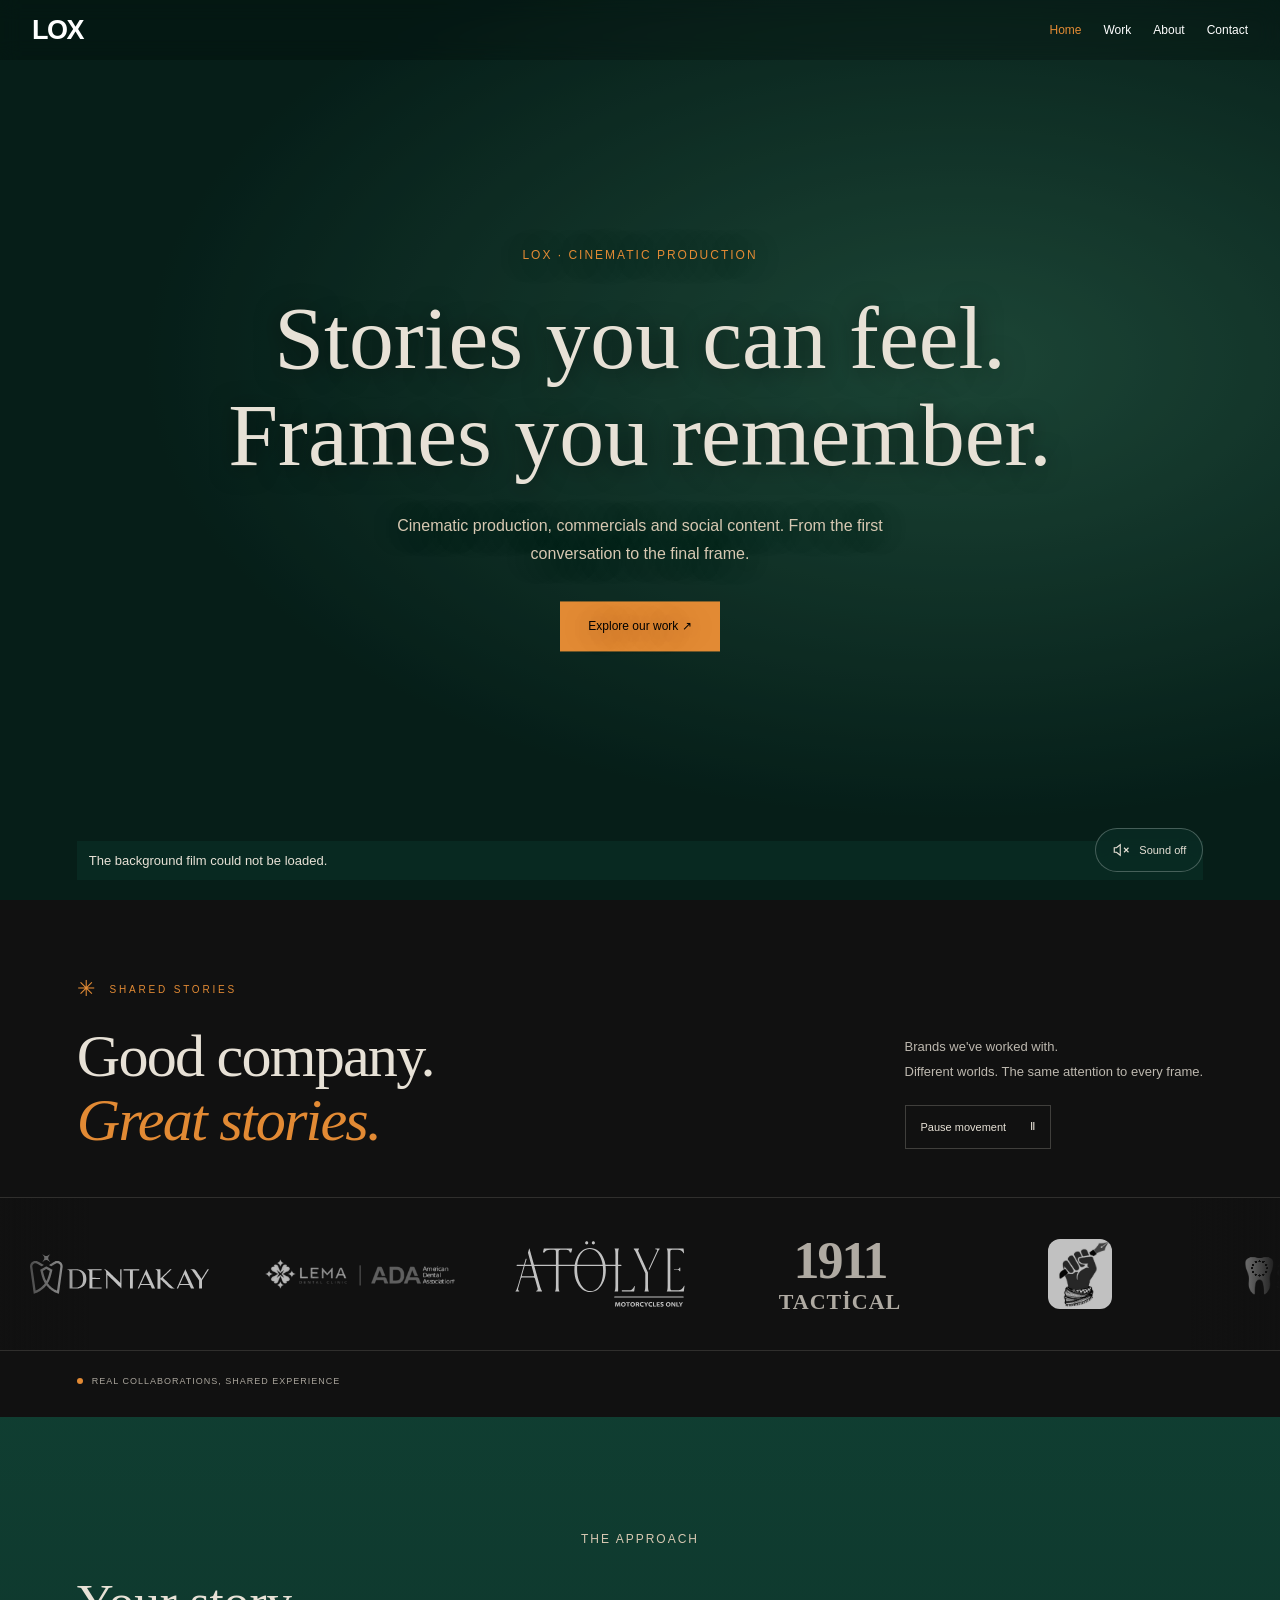
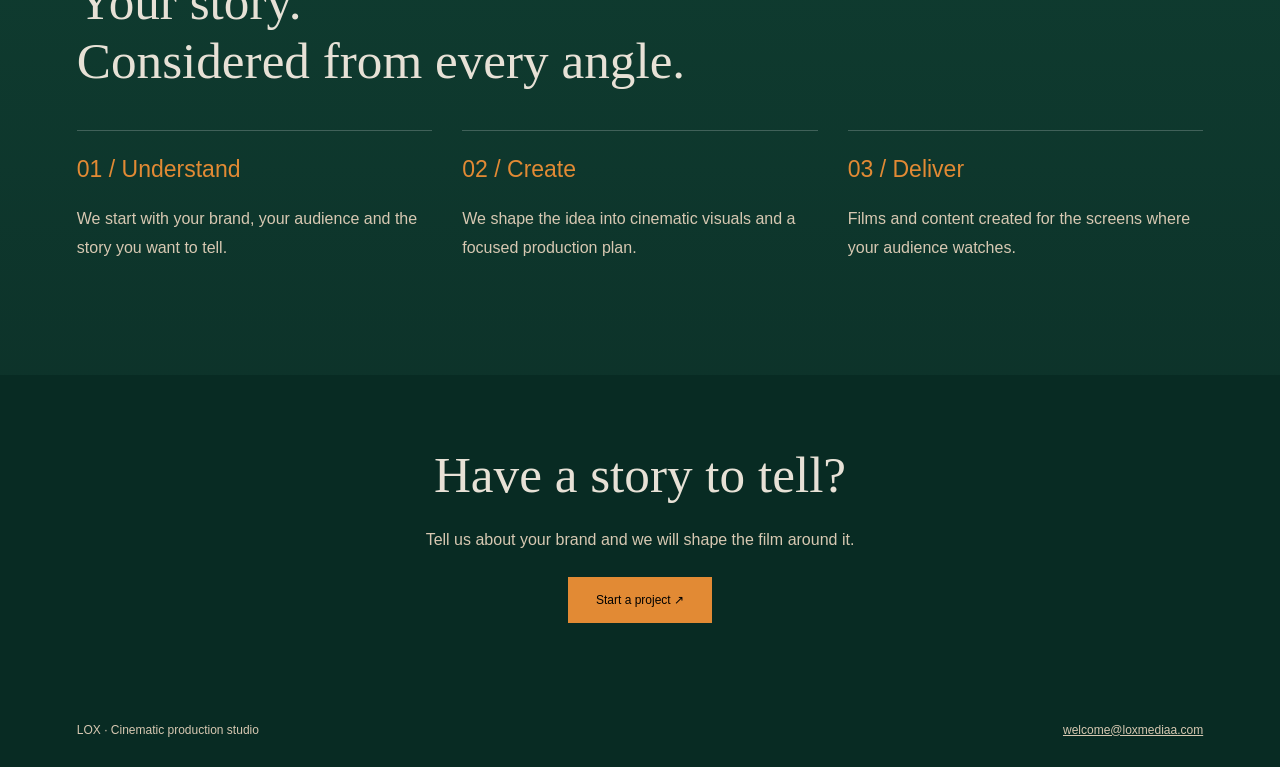
<file: index.html>
<!doctype html>
<html lang="en">
<head>
  <meta charset="utf-8">
  <meta name="viewport" content="width=device-width, initial-scale=1">
  <meta
    name="description"
    content="LOX is a cinematic production studio creating premium commercials, storytelling and social media content."
  >
  <link rel="icon" type="image/png" href="images/favicon.png?v=2">
  <meta name="theme-color" content="#0F5A43">

  <title>Home — LOX</title>

  <!--
    أيقونة الموقع بجانب اسم الصفحة:
    ضع صورة شعار مربعة باسم favicon.png داخل مجلد images،
    ثم احذف علامتي التعليق المحيطتين بسطر link التالي.
  -->
  <!-- <link rel="icon" type="image/png" href="images/favicon.png?v=2"> -->

  <!-- بيانات الموقع عند مشاركة الرابط -->
  <meta property="og:type" content="website">
  <meta property="og:site_name" content="LOX">
  <meta property="og:title" content="LOX — Cinematic Production">
  <meta
    property="og:description"
    content="Cinematic production, commercials and social content. From the first conversation to the final frame."
  >
  <meta property="og:url" content="https://loxmediaa.com/">

  <!--
    صورة معاينة الرابط عند المشاركة:
    ضع صورتك باسم social-preview.jpg داخل مجلد images.
    مقاس مقترح: 1200 × 630 بكسل.
    احذف علامتي التعليق حول المجموعة التالية بعد إضافة الصورة.
    إذا نشرت الموقع على عنوان آخر، غيّر الدومين في روابط الصور و og:url.
  -->
  <!--
  <meta property="og:image" content="https://loxmediaa.com/images/social-preview.jpg">
  <meta property="og:image:alt" content="LOX cinematic production studio">
  <meta name="twitter:card" content="summary_large_image">
  <meta name="twitter:image" content="https://loxmediaa.com/images/social-preview.jpg">
  -->

  <link rel="stylesheet" href="style.css">
  <link rel="stylesheet" href="brands.css">
</head>

<body>
  <a class="skip" href="#main">Skip to content</a>

  <!-- Navigation -->
  <header class="navbar">
    <a class="logo" href="index.html">LOX</a>

    <nav aria-label="Main navigation">
      <a href="index.html" aria-current="page">Home</a>
      <a href="work.html">Work</a>
      <a href="about.html">About</a>
      <a href="contact.html">Contact</a>
    </nav>
  </header>

  <main id="main">
    <!-- Hero film -->
    <section class="hero">
      <video
        src="videos/jinna%20vibe.mp4"
        muted
        loop
        playsinline
        preload="metadata"
        tabindex="0"
        role="button"
        aria-label="Pause background film"
        data-interactive-video
      ></video>

      <div class="hero-sound">
        <button
          class="sound-toggle"
          type="button"
          aria-label="Enable sound"
          aria-pressed="false"
        >
          <svg
            viewBox="0 0 24 24"
            width="18"
            height="18"
            fill="none"
            stroke="currentColor"
            stroke-width="1.5"
            aria-hidden="true"
          >
            <path d="M11 5 6 9H3v6h3l5 4V5Z" />
            <path
              class="sound-waves"
              d="M15 8a6 6 0 0 1 0 8m3-11a10 10 0 0 1 0 14"
            />
            <path class="sound-cross" d="m16 9 6 6m0-6-6 6" />
          </svg>
          <span>Sound off</span>
        </button>
      </div>

      <p class="video-error" role="status" hidden>
        The background film could not be loaded.
      </p>

      <div class="hero-content">
        <p class="subtitle">LOX · CINEMATIC PRODUCTION</p>
        <h1 class="title">
          Stories you can feel.<br>
          Frames you remember.
        </h1>
        <p class="hero-copy">
          Cinematic production, commercials and social content.
          From the first conversation to the final frame.
        </p>
        <a class="cta" href="work.html">Explore our work ↗</a>
      </div>
    </section>


    
    <section class="brands-section" aria-labelledby="brands-title">
      <div class="brands-heading">
        <div><p class="brands-kicker"><span aria-hidden="true">✳</span> SHARED STORIES</p><h2 id="brands-title">Good company.<br><em>Great stories.</em></h2></div>
        <div class="brands-intro"><p>Brands we've worked with.<br>Different worlds. The same attention to every frame.</p><button class="marquee-toggle" type="button" aria-pressed="false" aria-controls="brand-marquee">Pause movement <span aria-hidden="true">Ⅱ</span></button></div>
      </div>
      <div class="brands-marquee" id="brand-marquee" tabindex="0" aria-label="Brand logos. Focus or hover to pause movement.">
        <div class="brands-track">
          <ul class="brands-group" aria-label="Collaborations">
          <li class="brand-item"><img class="brand-logo dentakay" src="images/brands/dentakay.svg" alt="Dentakay" width="180" height="40"></li>
          <li class="brand-item"><img class="brand-logo lema" src="images/brands/lema-wordmark.webp" alt="LEMA Dental Clinic" width="210" height="34"></li>
          <li class="brand-item"><img class="brand-logo atolye" src="images/brands/atolye.svg" alt="Harley Atölye" width="170" height="67"></li>
          <li class="brand-item"><span class="tactical-wordmark" aria-label="1911 TACTİCAL"><span>1911</span><span>TACTİCAL</span></span></li>
          <li class="brand-item"><img class="brand-logo psa" src="images/brands/psa.png" alt="PSA" width="171" height="187"></li>
          <li class="brand-item"><img class="brand-logo avrupadis" src="images/brands/avrupadis.png" alt="AvrupaDiş" width="1983" height="793"></li>
          <li class="brand-item"><img class="brand-logo gelisim" src="images/brands/gelisim-universitesi.png" alt="İstanbul Gelişim Üniversitesi" width="361" height="139"></li>
          </ul>
          <ul class="brands-group" aria-hidden="true">
          <li class="brand-item"><img class="brand-logo dentakay" src="images/brands/dentakay.svg" alt="Dentakay" width="180" height="40"></li>
          <li class="brand-item"><img class="brand-logo lema" src="images/brands/lema-wordmark.webp" alt="LEMA Dental Clinic" width="210" height="34"></li>
          <li class="brand-item"><img class="brand-logo atolye" src="images/brands/atolye.svg" alt="Harley Atölye" width="170" height="67"></li>
          <li class="brand-item"><span class="tactical-wordmark" aria-label="1911 TACTİCAL"><span>1911</span><span>TACTİCAL</span></span></li>
          <li class="brand-item"><img class="brand-logo psa" src="images/brands/psa.png" alt="PSA" width="171" height="187"></li>
          <li class="brand-item"><img class="brand-logo avrupadis" src="images/brands/avrupadis.png" alt="AvrupaDiş" width="1983" height="793"></li>
          <li class="brand-item"><img class="brand-logo gelisim" src="images/brands/gelisim-universitesi.png" alt="İstanbul Gelişim Üniversitesi" width="361" height="139"></li>
          </ul>
        </div>
      </div>
      <div class="brands-caption"><span><i aria-hidden="true"></i> REAL COLLABORATIONS, SHARED EXPERIENCE</span></div>
    </section>

    <!-- Our approach -->
    <section class="section">
      <p class="subtitle">THE APPROACH</p>
      <h2>
        Your story.<br>
        Considered from every angle.
      </h2>

      <div class="service-grid">
        <article>
          <h3>01 / Understand</h3>
          <p>
            We start with your brand, your audience and the story you want to tell.
          </p>
        </article>

        <article>
          <h3>02 / Create</h3>
          <p>
            We shape the idea into cinematic visuals and a focused production plan.
          </p>
        </article>

        <article>
          <h3>03 / Deliver</h3>
          <p>
            Films and content created for the screens where your audience watches.
          </p>
        </article>
      </div>
    </section>

    <!-- Start a project -->
    <section class="story">
      <h2>Have a story to tell?</h2>
      <p>Tell us about your brand and we will shape the film around it.</p>
      <a class="cta" href="contact.html">Start a project ↗</a>
    </section>
  </main>

  <footer class="footer">
    <span>LOX · Cinematic production studio</span>
    <a href="mailto:welcome@loxmediaa.com">welcome@loxmediaa.com</a>
  </footer>

  <script src="script.js" defer></script>
  <script src="brands.js" defer></script>
  <script src="media-controls.js" defer></script>
</body>
</html>
</file>
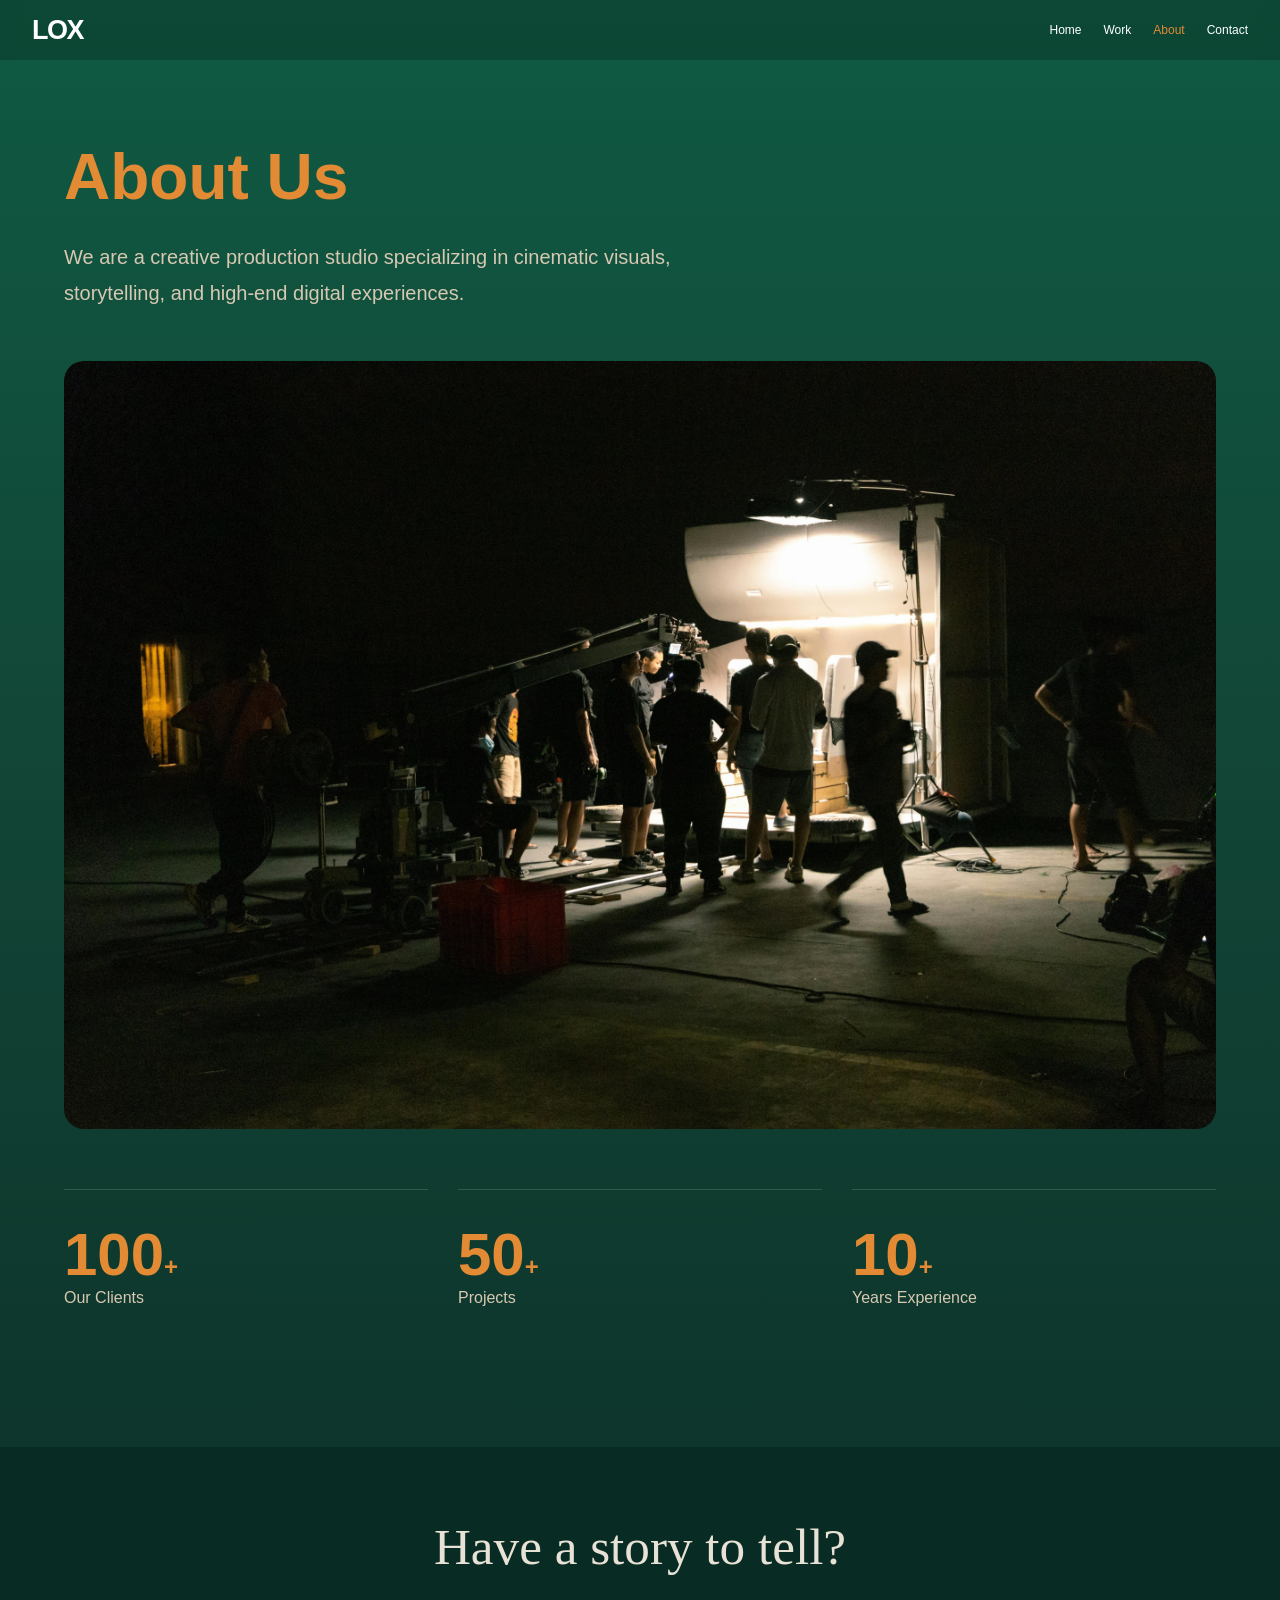
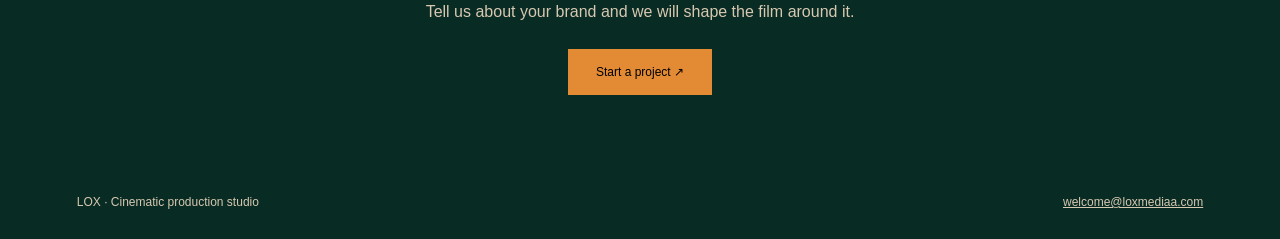
<file: about.html>
<!doctype html><html lang="en"><head><meta charset="utf-8">
    <meta name="viewport" content="width=device-width,initial-scale=1">
    <meta name="description" content="LOX is a cinematic production studio creating premium commercials, storytelling and social media content.">
    <meta name="theme-color" content="#0F5A43">
    <title>About — LOX</title>
    <link rel="stylesheet" href="style.css">
    <link rel="icon" type="image/png" href="images/favicon.png?v=2">
</head>
<body>
    <a class="skip" href="#main">Skip to content</a>
    <header class="navbar"><a class="logo" href="index.html">LOX</a
        ><nav aria-label="Main navigation"><a href="index.html">Home</a><a href="work.html">Work</a><a href="about.html" aria-current="page">About</a><a href="contact.html">Contact</a></nav></header><main id="main" class="about"><h1>About Us</h1><p class="about-text">We are a creative production studio specializing in cinematic visuals, storytelling, and high-end digital experiences.</p><img src="images/1.PNG" alt="Film crew preparing a scene on set" class="about-img" decoding="async" data-asset><p class="asset-note" hidden>Behind-the-scenes image will appear here when the original images/1.PNG file is added.</p><div class="stats"><div><h2><span class="counter" data-target="100">100</span>+</h2><p>Our Clients</p></div><div><h2><span class="counter" data-target="50">50</span>+</h2><p>Projects</p></div><div><h2><span class="counter" data-target="10">10</span>+</h2><p>Years Experience</p></div></div></main><section class="story"><h2>Have a story to tell?</h2><p>Tell us about your brand and we will shape the film around it.</p><a class="cta" href="contact.html">Start a project ↗</a></section><footer class="footer"><span>LOX · Cinematic production studio</span><a href="mailto:welcome@loxmediaa.com">welcome@loxmediaa.com</a></footer><script src="script.js" defer></script></body></html>
</file>
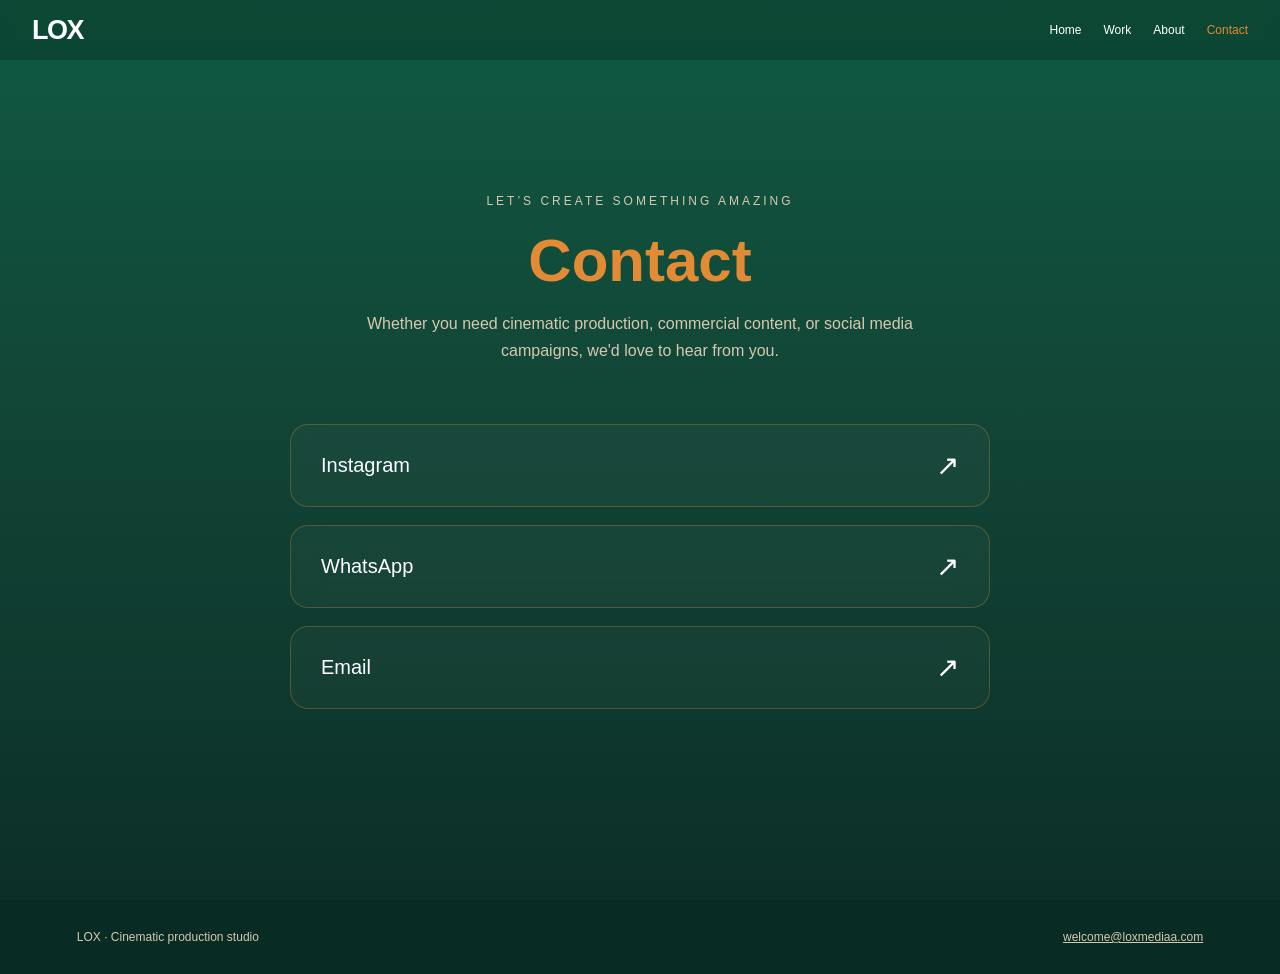
<file: contact.html>
<!doctype html><html lang="en">
    <head>
    <meta charset="utf-8">
    <meta name="viewport" content="width=device-width,initial-scale=1">
    <link rel="icon" type="image/png" href="images/favicon.png?v=2">
    <meta name="description" content="LOX is a cinematic production studio creating premium commercials, storytelling and social media content.">
    <meta name="theme-color" content="#0F5A43">
    <title>Contact — LOX</title>
    <link rel="stylesheet" href="style.css">
    <link rel="icon" type="image/png" href="images/favicon.png?v=2">
</head>
    <body><a class="skip" href="#main">Skip to content</a>
        <header class="navbar"><a class="logo" href="index.html">LOX</a>
            <nav aria-label="Main navigation">
                <a href="index.html">Home</a>
                <a href="work.html">Work</a>
                <a href="about.html">About</a>
                <a href="contact.html" aria-current="page">Contact</a></nav></header><main id="main" class="contact"><p class="contact-sub">LET’S CREATE SOMETHING AMAZING</p><h1>Contact</h1><p class="contact-text">Whether you need cinematic production, commercial content, or social media campaigns, we'd love to hear from you.</p><div class="contact-box"><a href="https://www.instagram.com/lox_mediaa" target="_blank" rel="noopener noreferrer" class="contact-item"><span class="left"><span>Instagram</span></span><span class="arrow" aria-hidden="true">↗</span></a><a href="https://wa.me/905312579611" target="_blank" rel="noopener noreferrer" class="contact-item"><span class="left"><span>WhatsApp</span></span><span class="arrow" aria-hidden="true">↗</span></a><a href="mailto:welcome@loxmediaa.com" class="contact-item"><span class="left"><span>Email</span></span><span class="arrow" aria-hidden="true">↗</span></a></div></main><footer class="footer"><span>LOX · Cinematic production studio</span>
        <a href="mailto:welcome@loxmediaa.com">welcome@loxmediaa.com</a>
    </footer><script src="script.js" defer></script>
</body>
</html>
</file>
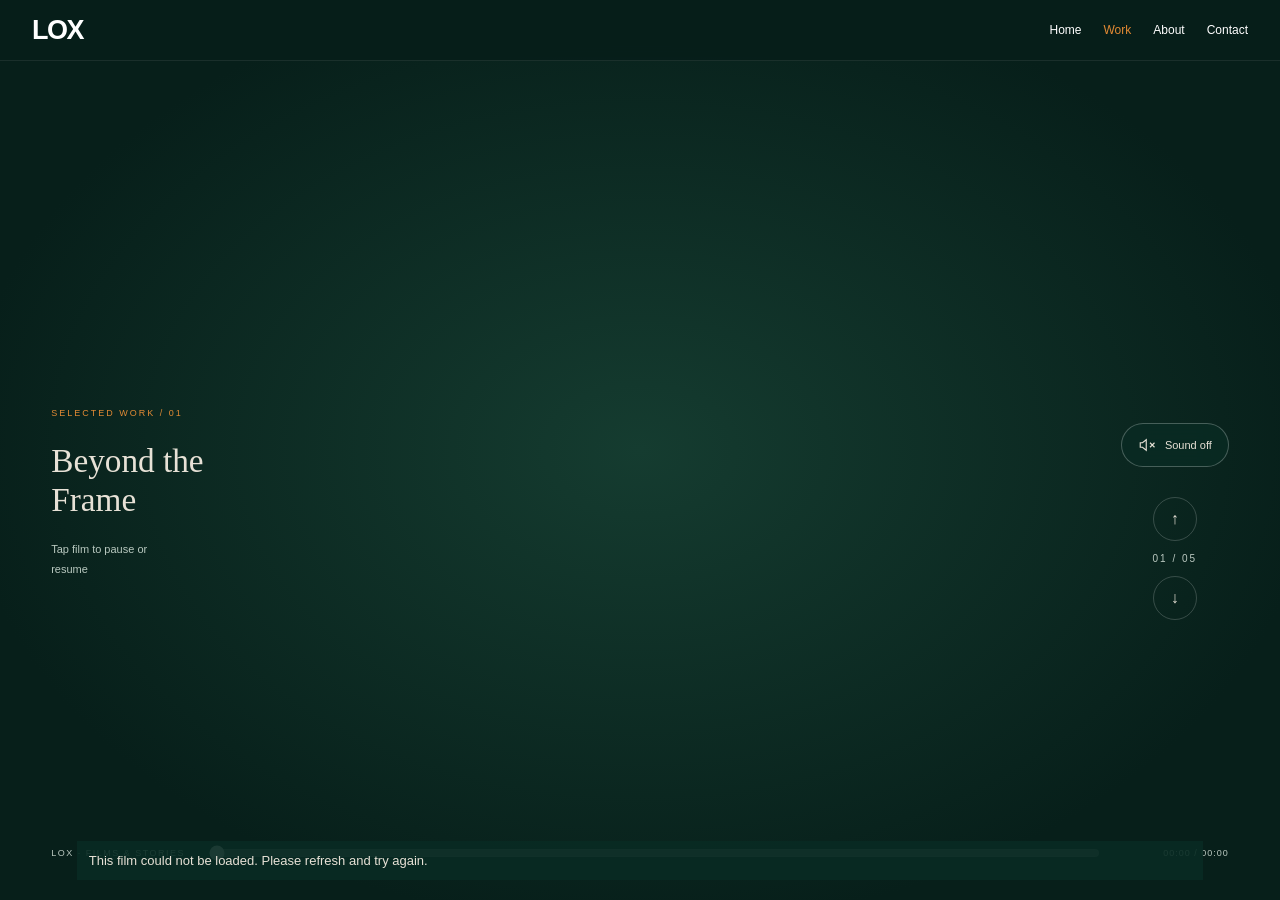
<file: work.html>
<!doctype html>
<html lang="en">
    <head>
        <meta charset="utf-8">
        <meta name="viewport" content="width=device-width,initial-scale=1">
        <meta name="description" content="LOX is a cinematic production studio creating premium commercials, storytelling and social media content.">
        <meta name="theme-color" content="#0F5A43">
        <title>Work — LOX</title>
        <link rel="stylesheet" href="style.css">
        <link rel="icon" type="image/png" href="images/favicon.png?v=2">
    </head>
    <body class="work-page">
        <a class="skip" href="#main">Skip to content</a>
        <header class="navbar">
            <a class="logo" href="index.html">LOX</a>
            <nav aria-label="Main navigation">
                <a href="index.html">Home</a>
                <a href="work.html" aria-current="page">Work</a>
                <a href="about.html">About</a>
                <a href="contact.html">Contact</a>
            </nav></header><main id="main" class="reels-container" aria-label="LOX films">
                
                <section class="reel" id="film-1" aria-label="Beyond the Frame"><video src="videos/18%20KASIM%20-%20ANAH%C4%B0T%202%20-%20yazal%C4%B1.mp4" muted loop playsinline preload="metadata" tabindex="0" role="button" aria-label="Play Beyond the Frame" data-interactive-video></video><p class="video-error" role="status" hidden>This film could not be loaded. Please refresh and try again.</p><div class="film-info"><p class="film-kicker">SELECTED WORK / 01</p><h2 class="film-name">Beyond the Frame</h2><p class="film-hint">Tap film to pause or resume</p></div><div class="film-tools"><button class="sound-toggle" type="button" aria-label="Enable sound" aria-pressed="false"><svg viewBox="0 0 24 24" width="18" height="18" fill="none" stroke="currentColor" stroke-width="1.5" aria-hidden="true"><path d="M11 5 6 9H3v6h3l5 4V5Z"/><path class="sound-waves" d="M15 8a6 6 0 0 1 0 8m3-11a10 10 0 0 1 0 14"/><path class="sound-cross" d="m16 9 6 6m0-6-6 6"/></svg><span>Sound off</span></button><div class="film-navigation"><a href="#film-5" aria-label="Previous film">↑</a><span>01 / 05</span><a href="#film-2" aria-label="Next film">↓</a></div></div><div class="film-bottom"><span>LOX · FILMS & STORIES</span><label class="film-seek"><span class="sr-only">Seek within Beyond the Frame</span><input type="range" min="0" max="100" step="0.1" value="0" disabled aria-valuetext="0 seconds"></label><span class="film-time">00:00 / 00:00</span></div></section>
<section class="reel" id="film-2" aria-label="The LOX Rhythm">
                    <video src="videos/8%20HAZ%C4%B0RAN%20-%20LOX%20-%20V%C4%B0BE%202.mp4" muted loop playsinline preload="none" tabindex="0" role="button" aria-label="Play The LOX Rhythm" data-interactive-video></video><p class="video-error" role="status" hidden>This film could not be loaded. Please refresh and try again.</p><div class="film-info"><p class="film-kicker">SELECTED WORK / 02</p><h2 class="film-name">The LOX Rhythm</h2><p class="film-hint">Tap film to pause or resume</p></div><div class="film-tools"><button class="sound-toggle" type="button" aria-label="Enable sound" aria-pressed="false"><svg viewBox="0 0 24 24" width="18" height="18" fill="none" stroke="currentColor" stroke-width="1.5" aria-hidden="true"><path d="M11 5 6 9H3v6h3l5 4V5Z"/><path class="sound-waves" d="M15 8a6 6 0 0 1 0 8m3-11a10 10 0 0 1 0 14"/><path class="sound-cross" d="m16 9 6 6m0-6-6 6"/></svg><span>Sound off</span></button><div class="film-navigation"><a href="#film-1" aria-label="Previous film">↑</a><span>02 / 05</span><a href="#film-3" aria-label="Next film">↓</a></div></div><div class="film-bottom"><span>LOX · FILMS & STORIES</span><label class="film-seek"><span class="sr-only">Seek within The LOX Rhythm</span><input type="range" min="0" max="100" step="0.1" value="0" disabled aria-valuetext="0 seconds"></label><span class="film-time">00:00 / 00:00</span></div></section>
<section class="reel" id="film-3" aria-label="Through Our Lens"><video src="videos/8%20HAZ%C4%B0RAN%20-%20LOX%20-%20V%C4%B0BE%201.mp4" muted loop playsinline preload="none" tabindex="0" role="button" aria-label="Play Through Our Lens" data-interactive-video></video><p class="video-error" role="status" hidden>This film could not be loaded. Please refresh and try again.</p><div class="film-info"><p class="film-kicker">SELECTED WORK / 03</p><h2 class="film-name">Through Our Lens</h2><p class="film-hint">Tap film to pause or resume</p></div><div class="film-tools"><button class="sound-toggle" type="button" aria-label="Enable sound" aria-pressed="false"><svg viewBox="0 0 24 24" width="18" height="18" fill="none" stroke="currentColor" stroke-width="1.5" aria-hidden="true"><path d="M11 5 6 9H3v6h3l5 4V5Z"/><path class="sound-waves" d="M15 8a6 6 0 0 1 0 8m3-11a10 10 0 0 1 0 14"/><path class="sound-cross" d="m16 9 6 6m0-6-6 6"/></svg><span>Sound off</span></button><div class="film-navigation"><a href="#film-2" aria-label="Previous film">↑</a><span>03 / 05</span><a href="#film-4" aria-label="Next film">↓</a></div></div><div class="film-bottom"><span>LOX · FILMS & STORIES</span><label class="film-seek"><span class="sr-only">Seek within Through Our Lens</span><input type="range" min="0" max="100" step="0.1" value="0" disabled aria-valuetext="0 seconds"></label><span class="film-time">00:00 / 00:00</span></div></section>
<section class="reel" id="film-4" aria-label="A Story in Every Frame"><video src="videos/12%20N%C4%B0SAN%20-%20LOX%20-%20SHORT%20F%C4%B0LM.mp4" muted loop playsinline preload="none" tabindex="0" role="button" aria-label="Play A Story in Every Frame" data-interactive-video></video><p class="video-error" role="status" hidden>This film could not be loaded. Please refresh and try again.</p><div class="film-info"><p class="film-kicker">SELECTED WORK / 04</p><h2 class="film-name">A Story in Every Frame</h2><p class="film-hint">Tap film to pause or resume</p></div><div class="film-tools"><button class="sound-toggle" type="button" aria-label="Enable sound" aria-pressed="false"><svg viewBox="0 0 24 24" width="18" height="18" fill="none" stroke="currentColor" stroke-width="1.5" aria-hidden="true"><path d="M11 5 6 9H3v6h3l5 4V5Z"/><path class="sound-waves" d="M15 8a6 6 0 0 1 0 8m3-11a10 10 0 0 1 0 14"/><path class="sound-cross" d="m16 9 6 6m0-6-6 6"/></svg><span>Sound off</span></button><div class="film-navigation"><a href="#film-3" aria-label="Previous film">↑</a><span>04 / 05</span><a href="#film-5" aria-label="Next film">↓</a></div></div><div class="film-bottom"><span>LOX · FILMS & STORIES</span><label class="film-seek"><span class="sr-only">Seek within A Story in Every Frame</span><input type="range" min="0" max="100" step="0.1" value="0" disabled aria-valuetext="0 seconds"></label><span class="film-time">00:00 / 00:00</span></div></section>
<section class="reel" id="film-5" aria-label="In a Different Light"><video src="videos/18%20KASIM%20-%20ANAH%C4%B0T%20-%20yaz%C4%B1l%C4%B1.mp4" muted loop playsinline preload="none" tabindex="0" role="button" aria-label="Play In a Different Light" data-interactive-video></video><p class="video-error" role="status" hidden>This film could not be loaded. Please refresh and try again.</p><div class="film-info"><p class="film-kicker">SELECTED WORK / 05</p><h2 class="film-name">In a Different Light</h2><p class="film-hint">Tap film to pause or resume</p></div><div class="film-tools"><button class="sound-toggle" type="button" aria-label="Enable sound" aria-pressed="false"><svg viewBox="0 0 24 24" width="18" height="18" fill="none" stroke="currentColor" stroke-width="1.5" aria-hidden="true"><path d="M11 5 6 9H3v6h3l5 4V5Z"/><path class="sound-waves" d="M15 8a6 6 0 0 1 0 8m3-11a10 10 0 0 1 0 14"/><path class="sound-cross" d="m16 9 6 6m0-6-6 6"/></svg><span>Sound off</span></button><div class="film-navigation"><a href="#film-4" aria-label="Previous film">↑</a><span>05 / 05</span><a href="#film-1" aria-label="Next film">↓</a></div></div><div class="film-bottom"><span>LOX · FILMS & STORIES</span><label class="film-seek"><span class="sr-only">Seek within In a Different Light</span><input type="range" min="0" max="100" step="0.1" value="0" disabled aria-valuetext="0 seconds"></label><span class="film-time">00:00 / 00:00</span></div></section>
</main><script src="script.js" defer></script><script src="media-controls.js" defer></script></body></html>
</file>
<file: style.css>
/* RESET */
* {
  margin: 0;
  padding: 0;
  box-sizing: border-box;
}

/* GLOBAL */
body {
  font-family: 'Inter', sans-serif;
  background: #0F5A43;
  color: #E28A34;
  overflow-x: hidden;
  background:
linear-gradient(
180deg,
#0F5A43 0%,
#124637 40%,
#0b2c25 100%);
}

.navbar {
  position: fixed;
  top: 0;
  left: 0;
  width: 100%;
  padding: 20px 40px;

  display: flex;
  justify-content: space-between;
  align-items: center;

  z-index: 9999;

  /* مهم: يخليه دايم ظاهر بس ناعم */
  background: rgba(0,0,0,0.2);
  backdrop-filter: blur(10px);
}

.navbar a {
  color: white;
  text-decoration: none;
  margin-left: 20px;
  font-size: 14px;
  transition: 0.3s;
  position:relative;
}

.navbar a:hover {
  opacity: 0.6;
}

.navbar a::after{
    content:"";
    position:absolute;
    left:0;
    bottom:-6px;
    width:0;
    height:2px;
    background:#E28A34;
    transition:.3s;
}

.navbar a:hover::after{
    width:100%;
}

/* HERO */
.hero {
  height: 100vh;
  position: relative;
}

.hero video {
  width: 100%;
  height: 100%;
  object-fit: cover;
}
.video-box video {
  transition: transform 0.5s ease;
}

.video-box:hover video {
  transform: scale(1.05);
}

.hero::after {
  content: "";
  position: absolute;
  inset: 0;
  background: rgba(0,0,0,0.3);
  pointer-events: none;
}

.hero-content {
  position: absolute;
  top: 50%;
  left: 50%;
  transform: translate(-50%, -50%);
  text-align: center;
}

.subtitle {
  text-align: center;
  font-size: 12px;
  letter-spacing: 2px;
}

.title {
  font-size: 42px;
  text-align: center;
  margin: 10px 0;
}

.cta {
  display: inline-block;
  padding: 6px 16px;   /* صغير */
  font-size: 12px;

  background: #ffffff;
  color:#000000;

  border-radius: 20px;
  text-decoration: none;

  transition: 0.3s;
}

/* hover بسيط */
.cta:hover {
  opacity: 0.7;
}

/* GRID */
.grid-section {
  display: grid;
  grid-template-columns: 1fr 1fr;
  height: 100vh;
}

.grid-section video {
  width: 100%;
  height: 100%;
  object-fit: cover;
}

/* ABOUT */
.about{
    width:min(1400px,90%);
    margin:auto;
    padding:140px 0;
    animation:fade .8s ease;
}


@keyframes fade{
    from{
        opacity:0;
        transform:translateY(40px);
    }
    to{
        opacity:1;
        transform:translateY(0);
    }
}
.about h1{
    font-size:64px;
    font-weight:600;
    margin-bottom:25px;
}

.about-text{
    max-width:700px;
    font-size:20px;
    line-height:1.8;
    color:#D7C8B2;
    margin-bottom:50px;
}

.about-img{
    width:100%;
    height:auto;
    object-fit:cover;
    border-radius:20px;
    display:block;
    aspect-ratio:16/9;
}
.about-img{
    transition:.5s;
}

.about-img:hover{
    transform:scale(1.02);
}

.stats{
    display:flex;
    justify-content:space-between;
    margin-top:60px;
    gap:30px;
}

.stats div{
    flex:1;
    border-top:1px solid rgba(255,255,255,.15);
    padding-top:30px;
}

.counter{
    font-size:60px;
    font-weight:600;
    color:#E28A34;
}

/* CONTACT */
.contact{
    min-height:100vh;
    display:flex;
    flex-direction:column;
    justify-content:center;
    align-items:center;
    padding:120px 20px;
    
}

.contact-sub{
    letter-spacing:3px;
    font-size:12px;
    color:#D7C8B2;
    margin-bottom:15px;
}

.contact h1{
    font-size:60px;
    margin-bottom:15px;
    animation:fade .8s ease;
}

.contact-text{
    max-width:600px;
    color:#D7C8B2;
    line-height:1.7;
    text-align:center;
    margin-bottom:60px;
}

.contact-box{
    width:min(700px,100%);
    display:flex;
    flex-direction:column;
    gap:18px;
}

.contact-item{
    display:flex;
    justify-content:space-between;
    align-items:center;

    padding:24px 30px;

    border:1px solid rgba(230,138,57,.3);

    border-radius:18px;

    background:rgba(255,255,255,.03);

    backdrop-filter:blur(12px);

    color:white;

    text-decoration:none;

    transition:.35s;
}

.left{
    display:flex;
    align-items:center;
    gap:18px;
}

.contact-item i{
    font-size:24px;
    color:#E28A34;
}

.left span{
    font-size:20px;
}

.arrow{
    font-size:28px;
    transition:.35s;
}

.contact-item:hover{

    transform:translateY(-6px);

    border-color:#E28A34;

    background:#E28A34;

    color:#0F5A43;

    box-shadow:0 20px 50px rgba(0,0,0,.35);
}

.contact-item:hover i{
    color:#0F5A43;
}

.contact-item:hover .arrow{
    transform:translateX(8px);
}

/* 🔥 WORK (ريلز) */
.reels-container {
  height: 100vh;
  overflow-y: scroll;
  scroll-snap-type: y mandatory;
}

.reel {
  height: 100vh;
  scroll-snap-align: start;
  position: relative;
}

.reel video {
  width: 100%;
  height: 100%;
  object-fit: cover;
}

/* RESPONSIVE */
@media(max-width:768px){

  .grid-section {
    grid-template-columns: 1fr;
  }

  .stats {
    flex-direction: column;
    gap: 20px;
  }

  .title {
    font-size: 28px;
  }
}

:root{--cream:#E7E1D6;--gold:#E28A34}html{scroll-behavior:smooth}body{min-width:0}a,button{outline-offset:6px}a:focus-visible,button:focus-visible{outline:2px solid var(--gold)}button{font:inherit;cursor:pointer}.navbar{min-height:80px;gap:24px}.navbar .logo{font-size:32px;font-weight:700;letter-spacing:-2px;margin:0}.navbar nav{display:flex;gap:24px}.navbar nav a{margin:0;min-height:44px;display:flex;align-items:center}.navbar a[aria-current=page]{color:var(--gold)}.hero{min-height:620px;height:100svh;background:radial-gradient(ellipse at 75% 40%,#28634d,transparent 60%),#082b23}.hero-content{z-index:1;width:min(90%,850px);color:var(--cream)}.hero .title{font-family:Georgia,serif;font-weight:400;font-size:clamp(44px,7vw,92px);line-height:1.08;margin:28px 0}.hero .subtitle{color:var(--gold)}.hero .cta{background:var(--gold);border-radius:0;padding:18px 28px;min-height:48px}.hero-copy{color:#d7c8b2;line-height:1.8;max-width:560px;margin:0 auto 32px}.section{padding:90px max(6%,calc((100% - 1200px)/2))}.section h2,.story h2{font-family:Georgia,serif;font-weight:400;font-size:clamp(36px,4vw,56px);color:var(--cream)}.section p{color:#d7c8b2;line-height:1.8;margin:22px 0}.service-grid{display:grid;grid-template-columns:repeat(3,1fr);gap:30px;margin-top:40px}.service-grid article{border-top:1px solid #ffffff35;padding-top:25px}.service-grid h3{color:var(--gold);font-weight:400;font-size:23px}.story{text-align:center;padding:70px 6%;background:#082b23}.story p{color:#d7c8b2;margin:22px 0;line-height:1.8}.story .cta{border-radius:0;background:var(--gold);padding:16px 28px}.about{min-height:80svh}.stats p{color:#d7c8b2}.contact-sub{text-align:center;line-height:1.7}.contact-item:hover{transform:translateY(-3px)}.contact-item:focus-visible{outline-color:var(--gold)}.reels-container{height:100svh}.reel{height:100svh;background:#082b23}.reel video{display:block}.reel-control{position:absolute;bottom:26px;right:6%;z-index:2;background:#082b23cc;color:white;border:1px solid #ffffff70;padding:12px 18px;min-height:44px}.asset-note{padding:24px;border:1px dashed #E28A3466;color:#d7c8b2;line-height:1.8}.reel .asset-note{position:absolute;top:45%;left:8%;right:8%;text-align:center}.asset-note[hidden]{display:none}.footer{padding:30px 6%;display:flex;justify-content:space-between;gap:20px;color:#d7c8b2;font-size:12px;background:#082b23}.footer a{color:inherit}.skip{position:fixed;top:-100px;left:15px;z-index:10000;background:white;color:#082b23;padding:12px}.skip:focus{top:10px}
@media(max-width:768px){.navbar{padding:12px 6%;gap:12px;flex-wrap:wrap}.navbar nav{gap:18px}.navbar nav a{font-size:12px}.section{padding:65px 6%}.service-grid{grid-template-columns:1fr}.about{padding-top:140px}.about h1{font-size:44px}.about-text{font-size:17px}.contact{padding-top:150px}.contact h1{font-size:44px}.contact-item{padding:20px}.left span{font-size:17px}.footer{flex-wrap:wrap}.hero{min-height:640px}.hero-content{padding-top:70px}.reel video{object-fit:contain}}
@media(max-width:360px){.navbar nav{gap:12px}.navbar nav a{font-size:11px}}
@media(prefers-reduced-motion:reduce){html{scroll-behavior:auto}*,*::before,*::after{animation:none!important;transition:none!important}}

/* Tap film to pause or resume; no visible playback controls. */
[data-interactive-video]{cursor:pointer}[data-interactive-video]:focus-visible{outline:2px solid var(--gold);outline-offset:-5px}.hero-content{pointer-events:none}.hero-content a{pointer-events:auto}.hero video{position:absolute;inset:0}.hero-content{text-shadow:0 2px 24px #0008}

.video-error{position:absolute;bottom:20px;left:6%;right:6%;padding:12px;background:#082b23e6;color:#E7E1D6;font-size:13px;z-index:2}.video-error[hidden]{display:none}.hero video{object-position:center}.reel video{object-fit:contain;background:#082b23}

/* Compact shared header */
.navbar{min-height:60px;padding:8px 32px;gap:16px;flex-wrap:nowrap}
.navbar .logo{font-size:27px;letter-spacing:-1.5px;line-height:1}
.navbar nav{gap:22px}
.navbar nav a{font-size:12px;min-height:44px}
@media(max-width:768px){.navbar{min-height:56px;padding:6px 5%;gap:12px}.navbar .logo{font-size:25px}.navbar nav{gap:16px}.navbar nav a{font-size:12px}}
@media(max-width:360px){.navbar nav{gap:11px}.navbar nav a{font-size:11px}}
/* Film gallery */
.sr-only{position:absolute;width:1px;height:1px;overflow:hidden;clip-path:inset(50%);white-space:nowrap}
.work-page{background:#071f1a;color:var(--cream)}.work-page .navbar{background:#071f1ae6;border-bottom:1px solid #ffffff14}
.work-page .reel{background:radial-gradient(ellipse at 50% 50%,#153c30,#071f1a 75%);isolation:isolate;overflow:hidden;scroll-snap-stop:always}
.work-page .reel video{position:absolute;inset:100px 24% 90px;width:52%;height:calc(100% - 190px);object-fit:contain;background:transparent;filter:drop-shadow(0 16px 38px #0005)}
.film-info{position:absolute;left:4%;top:45%;width:18%;pointer-events:none}.film-kicker{font-size:9px;letter-spacing:2px;color:var(--gold);line-height:1.8}.film-name{font-family:Georgia,serif;font-size:clamp(26px,2.6vw,44px);font-weight:400;line-height:1.18;margin:20px 0}.film-hint{font-size:11px;color:#b9c9c0;line-height:1.8;max-width:16ch}
.film-tools{position:absolute;right:4%;top:47%;display:grid;gap:30px;justify-items:center}.sound-toggle{border:1px solid #ffffff40;background:#092b24cc;color:#E7E1D6;border-radius:30px;min-height:44px;padding:11px 16px;display:inline-flex;align-items:center;gap:9px;font-size:11px;cursor:pointer;backdrop-filter:blur(12px)}.sound-toggle:hover{border-color:var(--gold)}.sound-toggle .sound-waves{display:none}.sound-toggle.is-audible .sound-waves{display:block}.sound-toggle.is-audible .sound-cross{display:none}
.film-navigation{display:grid;justify-items:center;gap:12px}.film-navigation a{display:grid;place-items:center;width:44px;height:44px;border:1px solid #ffffff30;border-radius:50%;color:var(--cream);text-decoration:none}.film-navigation a:hover{background:#ffffff12}.film-navigation span{font-size:10px;color:#bbc9c1;letter-spacing:2px}.film-bottom{position:absolute;left:4%;right:4%;bottom:25px;display:flex;align-items:center;gap:24px;color:#bbc9c1;font-size:9px;letter-spacing:1.5px}.film-seek{flex:1;display:flex;align-items:center;min-height:44px}.film-seek input{width:100%;accent-color:var(--gold);cursor:pointer;min-height:28px}.film-time{min-width:105px;text-align:right;font-variant-numeric:tabular-nums;letter-spacing:1px}.hero-sound{position:absolute;right:6%;bottom:28px;z-index:3}
@media(max-width:768px){.work-page .reel video{inset:90px 0 155px;width:100%;height:calc(100% - 245px)}.film-info{top:auto;bottom:83px;left:6%;width:60%}.film-kicker{font-size:8px;letter-spacing:1.5px}.film-name{font-size:25px;margin:6px 0}.film-hint{display:none}.film-tools{top:auto;bottom:90px;right:6%;gap:0}.film-navigation{display:none}.film-bottom{left:6%;right:6%;bottom:15px;gap:12px;flex-wrap:wrap}.film-bottom>span:first-child{display:none}.film-time{min-width:95px;font-size:9px}.sound-toggle{padding:10px 12px;font-size:10px}.film-seek{margin:0}.hero-sound{bottom:20px}}
@media(max-height:550px) and (min-width:769px){.work-page .reel video{top:85px;bottom:65px;height:calc(100% - 150px)}.film-info,.film-tools{top:32%}.film-tools{gap:8px}.film-navigation{gap:3px}.film-name{margin:8px 0}.film-bottom{bottom:8px}}

/* Minimal Work controls: seek bar and sound only. */
.work-seek{position:absolute;left:6%;right:calc(6% + 150px);bottom:28px;min-height:44px;display:flex;align-items:center;z-index:3}.work-seek input{width:100%;min-height:32px;accent-color:var(--gold);cursor:pointer}.work-seek input:focus-visible{outline:2px solid var(--gold);outline-offset:4px}@media(max-width:768px){.work-seek{bottom:20px;right:calc(6% + 125px)}}

/* Preserve the complete About photograph. */
.about-img{aspect-ratio:auto;height:auto;object-fit:contain}


.about-img[hidden]{display:none}
</file>
<file: brands.css>
/* LOX collaboration marquee. Each identical group includes its own trailing space,
   so translating exactly half of the track produces a seamless loop. */
:root{--lox-dark:#111111;--lox-green:#0F5A43;--lox-orange:#E28A34;--lox-cream:#E7E1D6}
.brands-section{background:var(--lox-dark);color:var(--lox-cream);padding:78px 0 28px;overflow:hidden}
.brands-heading{width:88%;max-width:1200px;margin:0 auto 45px;display:flex;justify-content:space-between;gap:32px;align-items:flex-end}
.brands-kicker{font-size:10px;letter-spacing:2.8px;color:var(--lox-orange);margin-bottom:24px;display:flex;gap:12px;align-items:center}
.brands-kicker span{font-size:22px;line-height:1}
.brands-heading h2{font-family:Georgia,serif;font-size:clamp(39px,4.7vw,66px);line-height:1.06;font-weight:400;letter-spacing:-1.8px}
.brands-heading h2 em{font-weight:400;color:var(--lox-orange)}
.brands-intro{max-width:340px;padding-bottom:3px}
.brands-intro p{font-size:13px;line-height:1.9;color:#bdb8af}
.marquee-toggle{margin-top:20px;border:1px solid #e7e1d638;background:transparent;color:var(--lox-cream);font-size:11px;min-height:44px;padding:10px 15px;display:inline-flex;gap:24px;align-items:center;transition:background .2s,border-color .2s}
.marquee-toggle:hover{background:var(--lox-green);border-color:var(--lox-green)}
.brands-marquee{border-block:1px solid #e7e1d624;overflow:hidden;position:relative;isolation:isolate}
.brands-marquee::after{content:"";position:absolute;inset:0;pointer-events:none;background:linear-gradient(90deg,var(--lox-dark),transparent 7%,transparent 93%,var(--lox-dark));z-index:1}
.brands-track{display:flex;width:max-content;animation:brand-drift 42s linear infinite;will-change:transform}
.brands-group{display:flex;align-items:center;list-style:none;flex-shrink:0;margin:0;padding:0}
.brand-item{flex:0 0 240px;width:240px;height:152px;display:flex;flex-direction:column;align-items:center;justify-content:center;gap:12px;padding:20px 25px}
.brand-logo{display:block;max-width:100%;height:auto;max-height:70px;object-fit:contain;filter:grayscale(1);opacity:.74;transition:opacity .3s,filter .3s,transform .3s}
.brand-item:hover .brand-logo{opacity:1;filter:grayscale(0);transform:scale(1.045)}
.brand-logo.dentakay{filter:invert(1);opacity:.74}
.brand-item:hover .dentakay{filter:invert(1);opacity:1}
.brand-logo.lema{width:210px;max-height:45px}
.brand-logo.atolye{width:170px;max-height:75px}
/* Show the central supplied logo, without editing or regenerating the JPEG. */
.tactical-window{position:relative;width:150px;height:108px;overflow:hidden;mix-blend-mode:screen}
.brand-logo.tactical{position:absolute;max-width:none;max-height:none;width:520px;height:auto;left:50%;top:50%;transform:translate(-50%,-50%)}
.brand-item:hover .tactical{transform:translate(-50%,-50%) scale(1.045)}
.tactical-wordmark{display:flex;flex-direction:column;align-items:center;gap:4px;color:var(--lox-cream);opacity:.74;transition:opacity .3s,transform .3s;font-family:Georgia,'Times New Roman',serif;font-weight:900;line-height:1;text-align:center}
.tactical-wordmark>span:first-child{font-size:52px;letter-spacing:-2px}
.tactical-wordmark>span:last-child{font-size:22px;letter-spacing:1px}
.brand-item:hover .tactical-wordmark{opacity:1;transform:scale(1.045)}
.brand-logo.psa{width:64px;height:auto;border-radius:12px}
.brand-logo.avrupadis,
.brand-item:hover .brand-logo.avrupadis{filter:grayscale(1) brightness(1.8) invert(1) contrast(6);opacity:1}
.brand-logo.gelisim{width:180px;height:auto;border-radius:4px}
.brands-caption{width:88%;max-width:1200px;margin:22px auto 0;display:flex;gap:18px;justify-content:space-between;align-items:center;font-size:9px;line-height:1.8;letter-spacing:1px;color:#a9a49b}
.brands-caption span{display:flex;align-items:center;gap:9px}
.brands-caption i{width:6px;height:6px;border-radius:50%;background:var(--lox-orange);flex-shrink:0}
.brands-marquee:hover .brands-track,.brands-marquee:focus-within .brands-track,.brands-section.is-paused .brands-track,.brands-section.is-offscreen .brands-track,.brands-section.is-hidden .brands-track{animation-play-state:paused}
@keyframes brand-drift{to{transform:translateX(-50%)}}
@media(min-width:1800px){.brand-item{flex-basis:300px;width:300px}}
@media(max-width:600px){.brands-section{padding-top:52px}.brands-heading{display:block;margin-bottom:28px}.brands-heading h2{letter-spacing:-1px}.brands-intro{margin-top:24px;max-width:none;display:flex;align-items:center;gap:18px;justify-content:space-between}.brands-intro p{font-size:11px;max-width:210px}.marquee-toggle{margin:0;gap:10px;font-size:10px;flex-shrink:0;padding:10px}.brands-kicker{margin-bottom:20px}.brand-item{flex-basis:200px;width:200px;height:134px;padding:16px 24px}.brands-caption{flex-direction:column;align-items:flex-start;gap:8px}.brand-logo.lema{width:160px}}
@media(prefers-reduced-motion:reduce){.brands-track{animation:none;transform:none;will-change:auto}.brands-marquee{overflow-x:auto}.brands-marquee::after{display:none}.brands-group[aria-hidden=true]{display:none}.marquee-toggle{display:none}.brand-logo{transition:none}}
</file>
